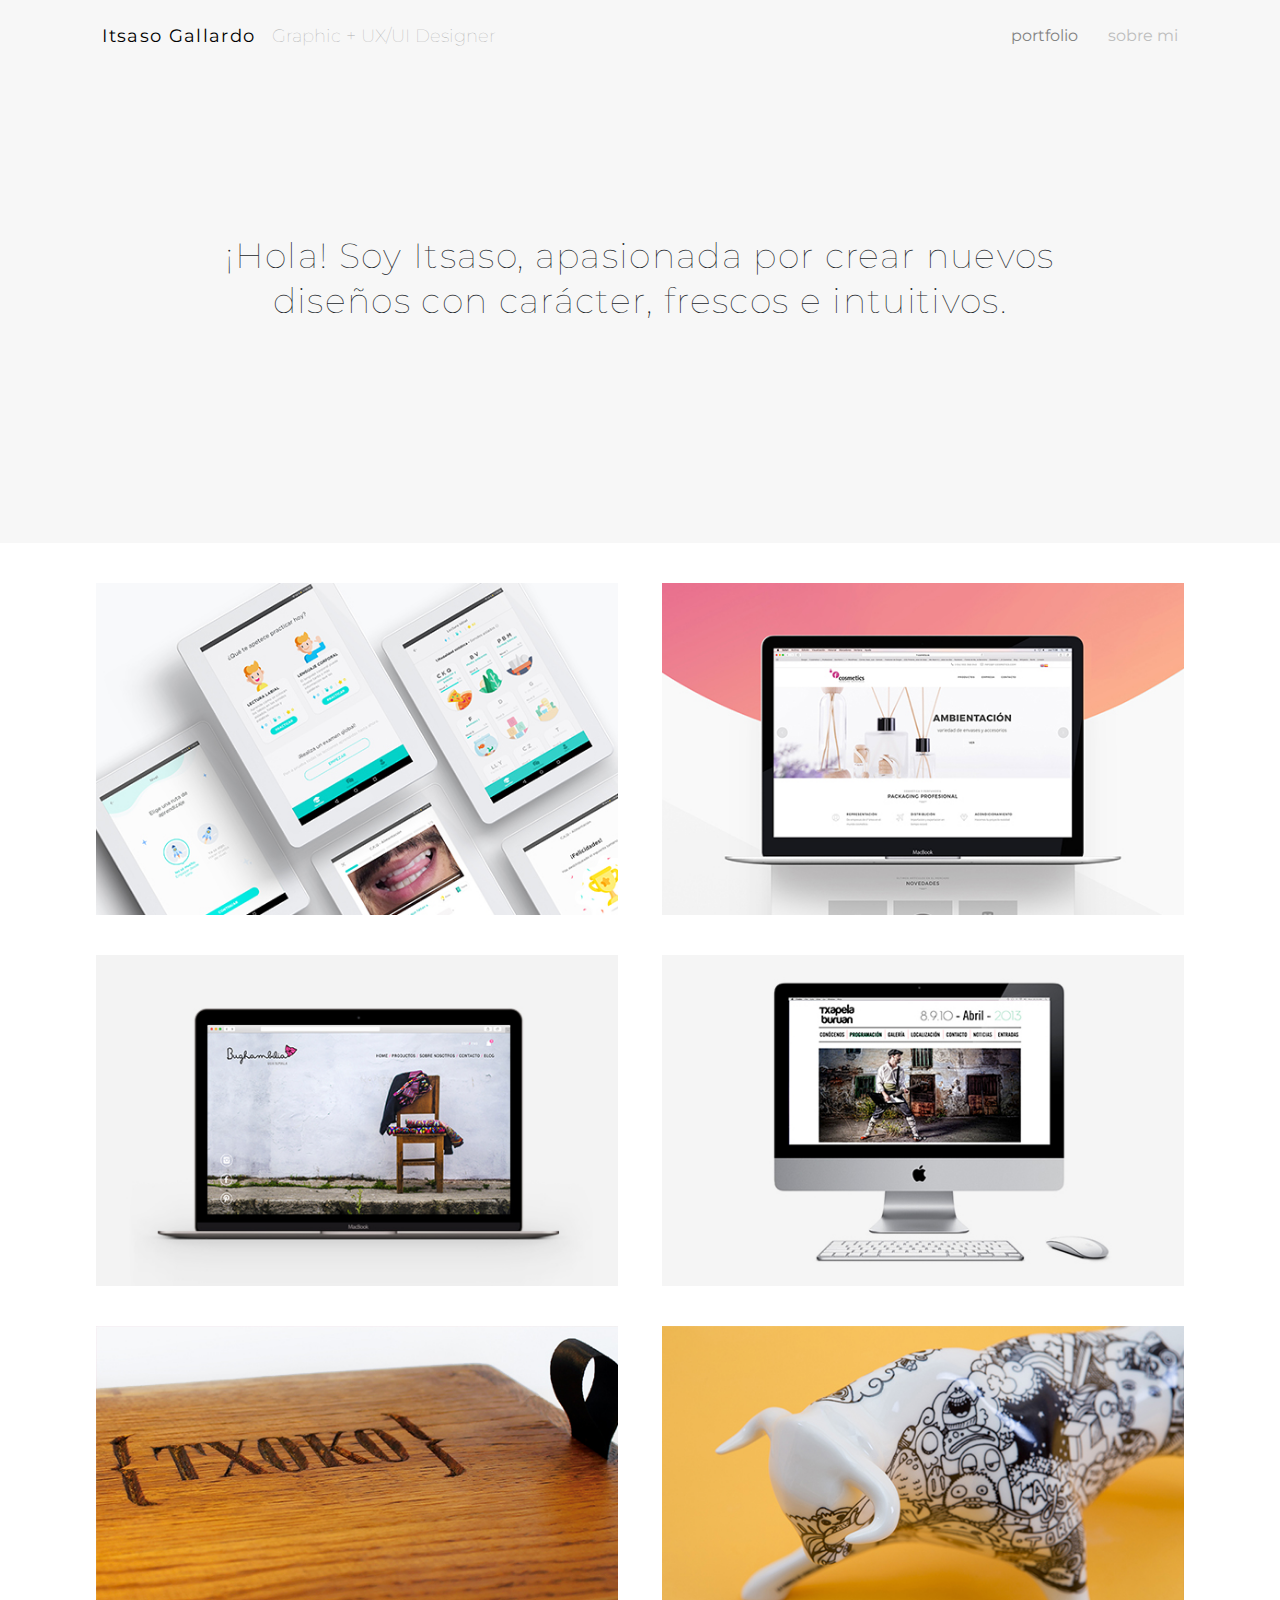
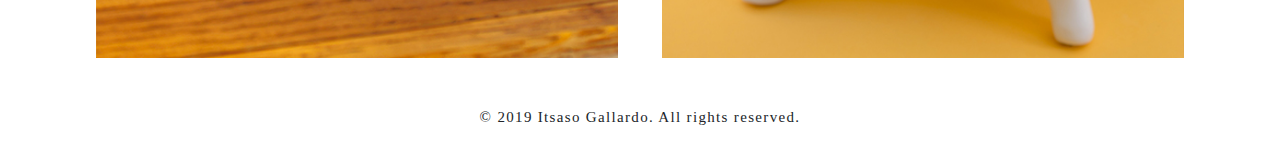
<file: index.html>
<!DOCTYPE html>
<html lang="en">
<head>
	<meta charset="UTF-8">
	<meta name="viewport" content="width=device-width, initial-scale=1.0">
	<meta http-equiv="X-UA-Compatible" content="ie=edge">
	<title>Itsaso Gallardo</title>
	<link rel="stylesheet" href="css/reset.css" />
	<link rel="stylesheet" href="https://stackpath.bootstrapcdn.com/bootstrap/4.3.1/css/bootstrap.min.css" integrity="sha384-ggOyR0iXCbMQv3Xipma34MD+dH/1fQ784/j6cY/iJTQUOhcWr7x9JvoRxT2MZw1T" crossorigin="anonymous">
	<script src="https://stackpath.bootstrapcdn.com/bootstrap/4.3.1/js/bootstrap.min.js" integrity="sha384-JjSmVgyd0p3pXB1rRibZUAYoIIy6OrQ6VrjIEaFf/nJGzIxFDsf4x0xIM+B07jRM" crossorigin="anonymous"></script>
	<script src="https://code.jquery.com/jquery-3.3.1.slim.min.js" integrity="sha384-q8i/X+965DzO0rT7abK41JStQIAqVgRVzpbzo5smXKp4YfRvH+8abtTE1Pi6jizo" crossorigin="anonymous"></script>
	<script src="https://cdnjs.cloudflare.com/ajax/libs/popper.js/1.14.7/umd/popper.min.js" integrity="sha384-UO2eT0CpHqdSJQ6hJty5KVphtPhzWj9WO1clHTMGa3JDZwrnQq4sF86dIHNDz0W1" crossorigin="anonymous"></script>
	<link rel="stylesheet" href="css/style.css" />
</head>

<body>
	<header>
		<a id="logo" href="index.html">
			<div>
				<span id="nombre"> 
					Itsaso Gallardo
				</span>  
				<span id="job"> 
					Graphic + UX/UI Designer
				</span>
			</div>
		</a>
		<nav>
			<ul class="nav">
				<li class="navigation"> 
					<a id="active" href="index.html#toprow">portfolio</a>
				</li>
				<li class="navigation">
					<a href="file:///Users/itsasogallardo/Desktop/Mi_portfolio/sobre_mi.html">sobre mi</a>
				</li>
			</ul>
		</nav>
	</header>
	<section class="intro">  
		<div class="text-presentation">
			<p>
				¡Hola! Soy Itsaso, apasionada por crear nuevos diseños con carácter, frescos e intuitivos.
			</p>
		</div>
		<div id="toprow"></div>
	</section>

	<div class="row" id="row">
			<div class="column">
					<a class="content" href="file:///Users/itsasogallardo/Desktop/Mi_portfolio/clues.html">
						<div class="article-text">
								<p> CLUES</p>
								<p class="salto-de-texto"></p>
								<p class="article-text-sub"> UX/UI design</p>	
						</div>
						<div id="hover-color-clues"> </div>
						<img src="img/clues_portada.jpg" alt="Clues">
					</a>
					<a class="content" href="file:///Users/itsasogallardo/Desktop/Mi_portfolio/f-cosmetics.html">
					<div class="article-text">
							<p> F.COSMETICS</p>
							<p class="salto-de-texto"></p>	
							<p class="article-text-sub">web design</p>
					</div>
					<div id="hover-color-f-cosmetics"> </div>
					<img src="img/fcosmetics_web_portada.jpg" alt="Lights">
				</a>
			</div>
	</div>
	<div class="row">
			<div class="column">
					<a class="content" href="file:///Users/itsasogallardo/Desktop/Mi_portfolio/clues.html">
						<div class="article-text">
								<p> BUGHAMBILIA</p>
								<p class="salto-de-texto"></p>
								<p class="article-text-sub"> UX/UI design</p>	
						</div>
						<div id="hover-color-bughambilia"> </div>
						<img src="img/bughambilia_web_portada.jpg" alt="Bughambilia">
					</a>
					<a class="content" href="file:///Users/itsasogallardo/Desktop/Mi_portfolio/f-cosmetics.html">
					<div class="article-text">
							<p> TXAPELA BURUAN</p>
							<p class="salto-de-texto"></p>	
							<p class="article-text-sub">web design</p>
					</div>
					<div id="hover-color-txapelaburuan"> </div>
					<img src="img/txapelaburuan_portada.jpg" alt="Txapela buruan">
				</a>
			</div>
	</div>		
	<div class="row">
			<div class="column">
					<a class="content" href="file:///Users/itsasogallardo/Desktop/Mi_portfolio/clues.html">
						<div class="article-text">
								<p> TXOKO</p>
								<p class="salto-de-texto"></p>
								<p class="article-text-sub">diseño gráfico · fotografía</p>	
						</div>
						<div id="hover-color-txoko"> </div>
						<img src="img/txoko2_portada.jpg" alt="TXOKO">
					</a>
					<a class="content" href="file:///Users/itsasogallardo/Desktop/Mi_portfolio/f-cosmetics.html">
					<div class="article-text">
							<p> HOLLYBULL</p>
							<p class="salto-de-texto"></p>	
							<p class="article-text-sub">ilustración</p>
					</div>
					<div id="hover-color-hollybull"> </div>
					<img src="img/hollybull_portada.jpg" alt="hollybull">
				</a>
			</div>
	</div>		
	<br>
	<br>
	<footer id="footer">
			© 2019 Itsaso Gallardo. All rights reserved.
	</footer>
	<br>
</body>

</html>
</file>
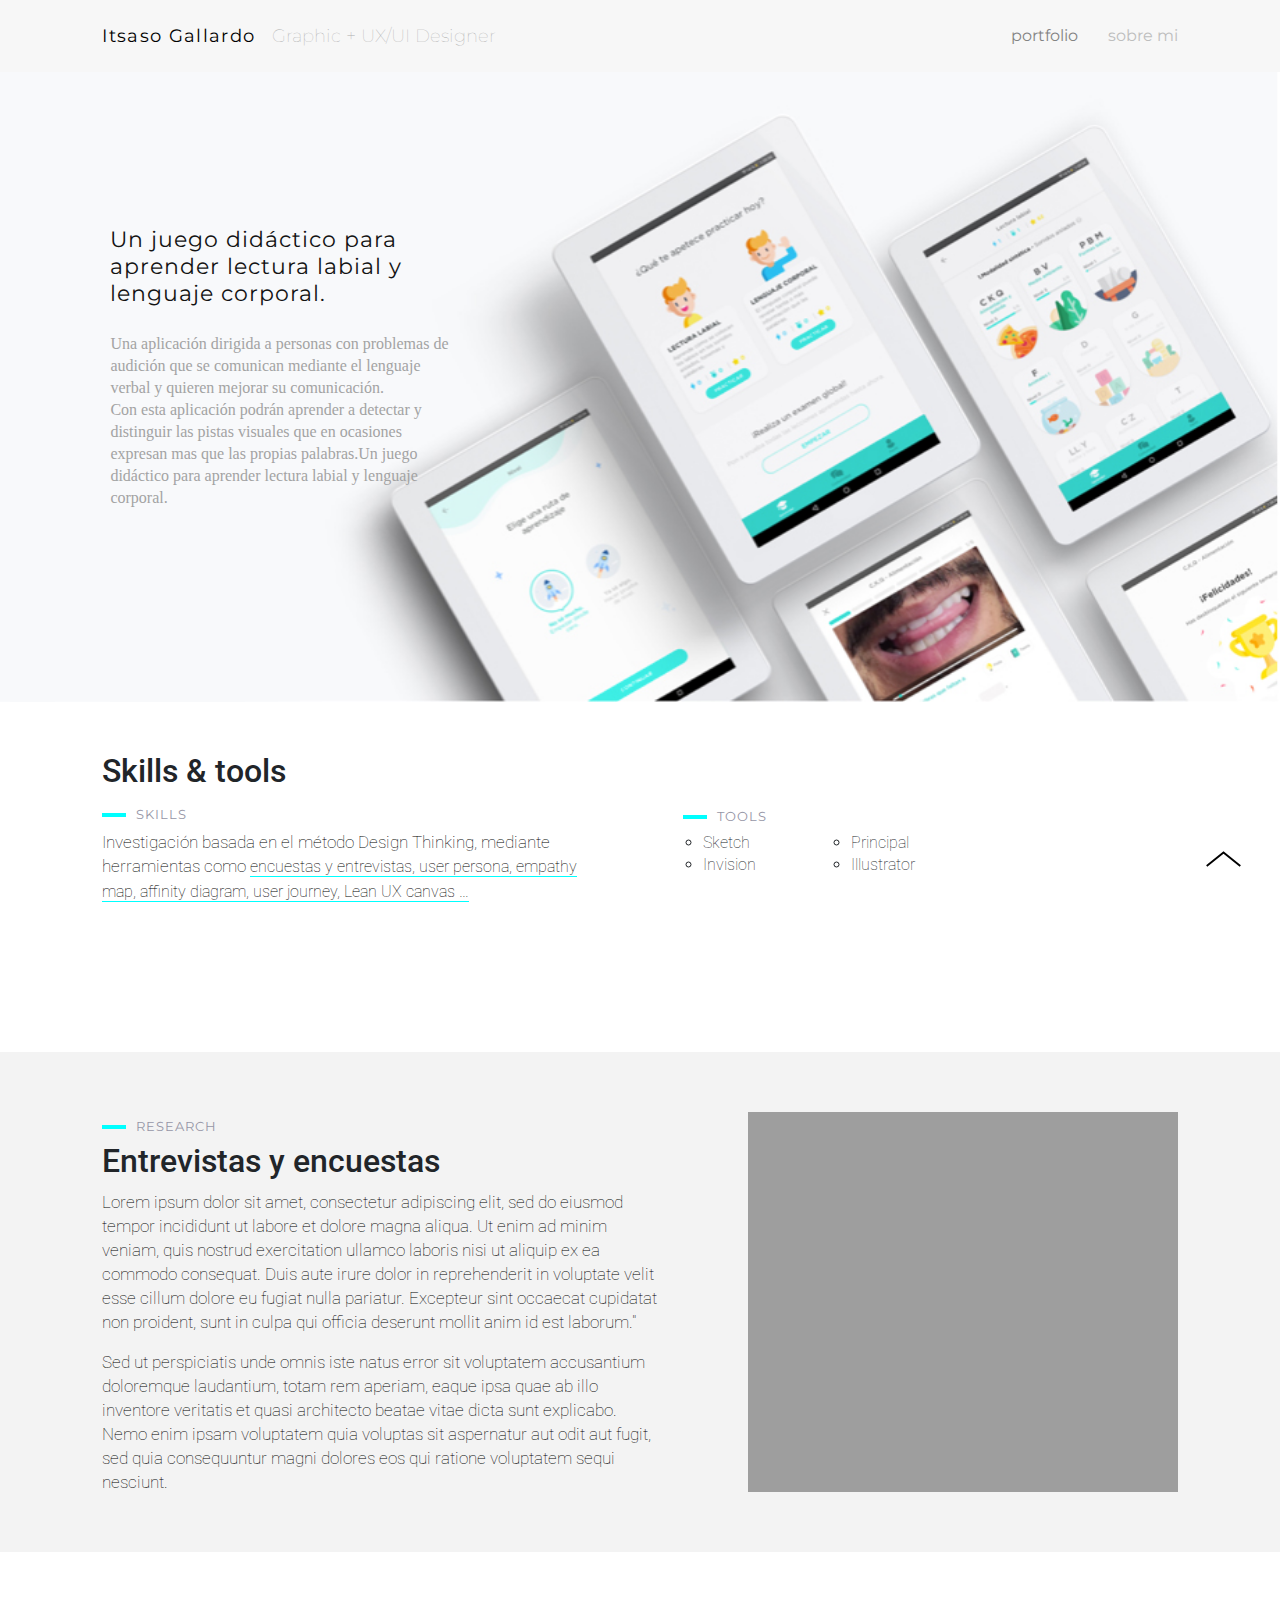
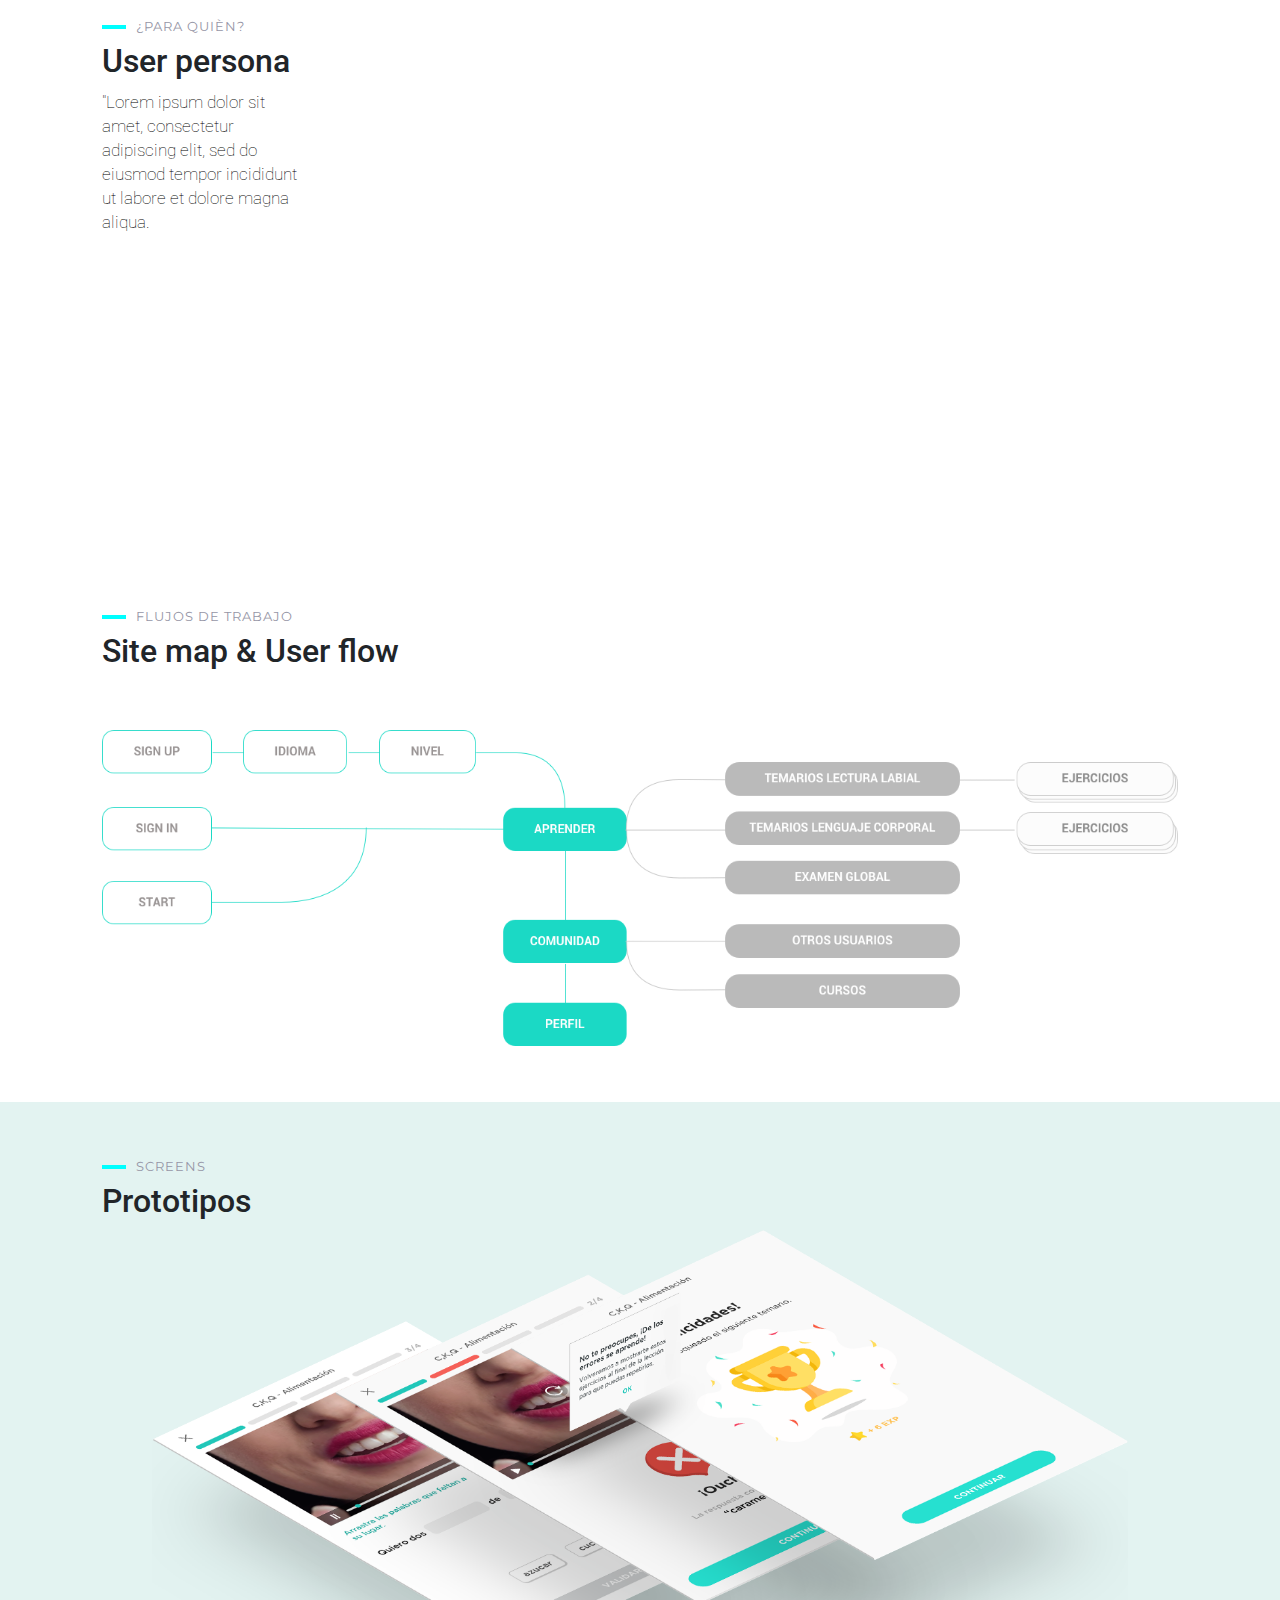
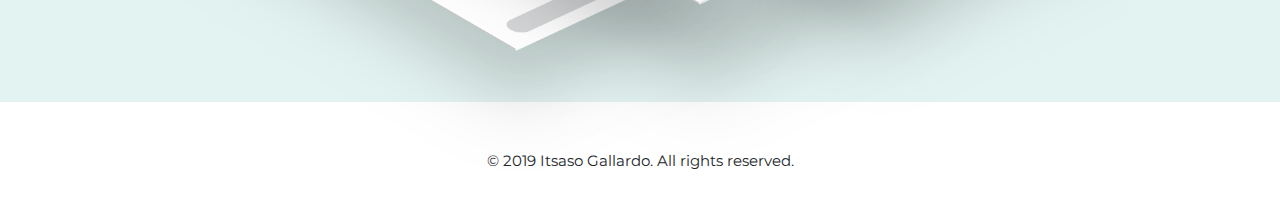
<file: clues.html>
<!DOCTYPE html>
<html lang="en">
<head>
	<meta charset="UTF-8">
	<meta name="viewport" content="width=device-width, initial-scale=1.0">
	<meta http-equiv="X-UA-Compatible" content="ie=edge">
	<title>Itsaso Gallardo</title>
	<link rel="stylesheet" href="css/reset.css" />
	<link rel="stylesheet" href="https://stackpath.bootstrapcdn.com/bootstrap/4.3.1/css/bootstrap.min.css" integrity="sha384-ggOyR0iXCbMQv3Xipma34MD+dH/1fQ784/j6cY/iJTQUOhcWr7x9JvoRxT2MZw1T" crossorigin="anonymous">
	<!-- <script src="https://stackpath.bootstrapcdn.com/bootstrap/4.3.1/js/bootstrap.min.js" integrity="sha384-JjSmVgyd0p3pXB1rRibZUAYoIIy6OrQ6VrjIEaFf/nJGzIxFDsf4x0xIM+B07jRM" crossorigin="anonymous"></script> -->
	<!-- <script src="https://code.jquery.com/jquery-3.3.1.slim.min.js" integrity="sha384-q8i/X+965DzO0rT7abK41JStQIAqVgRVzpbzo5smXKp4YfRvH+8abtTE1Pi6jizo" crossorigin="anonymous"></script>
	<script src="https://cdnjs.cloudflare.com/ajax/libs/popper.js/1.14.7/umd/popper.min.js" integrity="sha384-UO2eT0CpHqdSJQ6hJty5KVphtPhzWj9WO1clHTMGa3JDZwrnQq4sF86dIHNDz0W1" crossorigin="anonymous"></script> -->
	<link rel="stylesheet" href="css/clues_style.css" />
</head>
<body>
		<header id="navbar">
			<a id="logo" href="index.html">
				<div>
					<span id="nombre"> 
						 Itsaso Gallardo
					</span>  
					<span id="job"> 
						 Graphic + UX/UI Designer
					</span>
				</div>
				<nav>
					<ul class="nav">
						<li class="navigation"> 
							<a id = "active" href="file:///Users/itsasogallardo/Desktop/Mi_portfolio/index.html">portfolio</a>
						</li>
						<li class="navigation">
							<a href="file:///Users/itsasogallardo/Desktop/Mi_portfolio/sobre_mi.html">sobre mi</a>							</li>
					</ul>
				</nav>
		</header>
		<span id="intro" class="introLink"></span>
			<section class="intro">  
					<div class="presentation">
						<p id="presentation_tittle">
							Un juego didáctico para aprender lectura labial y lenguaje corporal. 
						</p>
	
						<p id="presentation_text">
								Una aplicación dirigida a personas con problemas de audición que se comunican mediante el lenguaje verbal y quieren mejorar su comunicación. 
								<br>
								Con esta aplicación podrán aprender a detectar y distinguir las pistas visuales que en ocasiones expresan mas que las propias palabras.Un juego didáctico para aprender lectura labial y lenguaje corporal. 
						</p>
					</div>
				</section>
			
			
				<section class="skills_tools">
					<div class="skills_container">
						
						<h2 class="tittle_text">
						Skills & tools
						</h2>
						
						<div class="subtittle_container">
							<span class="rectangle"></span>
							<span class="subtittle_text">SKILLS</span>
						</div> 
						
						<p class="section_text">Investigación basada en el método Design Thinking, mediante herramientas como <span class="subrayado_azul"> <a class="a_verde" href="#research"> encuestas y entrevistas</a>, <span class="subrayado_azul"> <a class="a_verde" href="#user_persona"> user persona</a></span>, <span class="subrayado_azul"> <a class="a_verde" href="#research"> empathy map</a></span>, <span class="subrayado_azul"> <a class="a_verde" href="#research"> affinity diagram</a></span>, <span class="subrayado_azul"> <a class="a_verde" href="#research"> user journey</a></span>, <span class="subrayado_azul"> <a class="a_verde" href="#research"> Lean UX canvas</a> </span> …</p>
					</div>
					
					<div class="tools_container">
						<div class="subtittle_container">
							<span class="rectangle"></span>
							<span class="subtittle_text">TOOLS</span>
						</div> 
						<div class="tools_container_list">	
							<ul class="tools_list">
								<li>Sketch</li>
								<li>Invision</li>
							</ul>
							<ul class="tools_list">
								<li>Principal</li>
								<li>Illustrator</li>
							</ul>
						</div>
					</div>
				</section>
	
				<section class="research" id="research">
						<div class="research_container">
							<div class="subtittle_container">
								<span class="rectangle"></span>
								<span class="subtittle_text">RESEARCH</span>
							</div> 
							<h2 class="tittle_text">
									Entrevistas y encuestas
							</h2>
							<p class="section_text">Lorem ipsum dolor sit amet, consectetur adipiscing elit, sed do eiusmod tempor incididunt ut labore et dolore magna aliqua. Ut enim ad minim veniam, quis nostrud exercitation ullamco laboris nisi ut aliquip ex ea commodo consequat. Duis aute irure dolor in reprehenderit in voluptate velit esse cillum dolore eu fugiat nulla pariatur. Excepteur sint occaecat cupidatat non proident, sunt in culpa qui officia deserunt mollit anim id est laborum." </p>
						
						<p class="section_text">Sed ut perspiciatis unde omnis iste natus error sit voluptatem accusantium doloremque laudantium, totam rem aperiam, eaque ipsa quae ab illo inventore veritatis et quasi architecto beatae vitae dicta sunt explicabo. Nemo enim ipsam voluptatem quia voluptas sit aspernatur aut odit aut fugit, sed quia consequuntur magni dolores eos qui ratione voluptatem sequi nesciunt.  </P>
						</div>
						<div id="img_research"></div>
				</section>
				
				<section class="user_persona" id="user_persona">
					<div class="persona_container">
						<div class="subtittle_container">
							<span class="rectangle"></span>
							<span class="subtittle_text">¿PARA QUIÈN?</span>
						</div> 
						<h2 class="tittle_text">
								User persona
						</h2>
						<p class="section_text">"Lorem ipsum dolor sit amet, consectetur adipiscing elit, sed do eiusmod tempor incididunt ut labore et dolore magna aliqua. </p>
					</div>
					<div id="img_persona">
							<!-- <img id="persona_img" src="img/user_persona.png" alt="user persona"> -->
					</div>
				</section>
			
				<section class="flujos_trabajo" id="flujos_trabajo">
								<div class="subtittle_container">
									<span class="rectangle"></span>
									<span class="subtittle_text">FLUJOS DE TRABAJO</span>
								</div> 
								<h2 class="tittle_text">
										Site map & User flow
								</h2>
		
						<img class="flujos_img" src="img/site_map.png" alt="mind map">
				</section>

				<section class="screens" id="screens">
						<div class="subtittle_container">
							<span class="rectangle"></span>
							<span class="subtittle_text">SCREENS</span>
						</div> 
						<h2 class="tittle_text">
								Prototipos
						</h2>
				<div>
				<img id="screens_img" src="img/layer_practica.png" alt="mind map">
				</div>
			</section>
				
			<a href="#intro">
				<div class="back-to-top" style="display: block; opacity: 1;">
				<svg version="1.1" id="Ebene_1" xmlns="http://www.w3.org/2000/svg" xmlns:xlink="http://www.w3.org/1999/xlink" x="0px" y="0px" width="53px" height="20px" viewBox="0 0 53 20" enable-background="new 0 0 53 20" xml:space="preserve">
					<g id="Ebene_3"></g>
					<g>
					<polygon points="43.886,16.221 42.697,17.687 26.5,4.731 10.303,17.688 9.114,16.221 26.5,2.312 	"></polygon>
					</g>
				</svg>
				</div>
			</a>
	<br>
	<br> 
	<footer id="footer">
			© 2019 Itsaso Gallardo. All rights reserved.
	</footer>
	<br>
	<script src="hiddennavbar.js"></script>
</body>
</html>
</file>
<file: css/style.css>
@import url('https://fonts.googleapis.com/css?family=Montserrat:100,300,400|Roboto:300');

*{
	margin: 0px;
	padding: 0px;
}
html{
	scroll-behavior: smooth;
}
body{
	font-family: roboto;
}

header {
	height: 72px;
	width: 100%;
	padding: 0 8%;
	background-color: #f7f7f7;
	display: flex;
	justify-content:space-between;
	align-items: center;
	position: fixed;
	top: 0;
	z-index: 21;
}
a{
	color:rgb(190, 190, 190);	
}
a:hover {
	text-decoration: none; 
	font-family: "Montserrat";
	font-weight: normal;
	/* font-size: 20px; */
	letter-spacing: normal;
	color:rgb(153, 153, 153);
	}

	#logo div span {
		text-decoration: none;
	}

#nombre {
	font-family: "Montserrat";
	font-size: 18px;
	letter-spacing: 1pt;
	font-weight: normal;
	color: black;
	line-height: 20px;
}
#job {
	font-family: "Montserrat";
	font-size: 18px;
	letter-spacing: 0,8pt;
	font-weight: lighter;
	color: rgb(173, 173, 173);
	margin-left: 10px;
}

.nav{
	display: flex;
	list-style: none;
	justify-content: space-between;
	font-family: "Montserrat";
}
.navigation a{
	font-family: "Montserrat";
	font-weight: normal;
	font-size: 16px;
	letter-spacing: normal;
	margin-left: 30px;
}
.navigation a:hover {
	text-decoration: underline;
}

#active{
	color: rgb(131, 131, 131);
	
}
	


.intro {
	padding-left: 8%;
	padding-right:8%;
	padding-top:10%;
	padding-bottom:9%;
	background: #f7f7f7;
	position: relative;
}

.text-presentation {
	height: 300px;
	width: 100%;
	font-family: "Montserrat";
	font-weight: 100;
	font-size: 35px;
	text-align: center;
	letter-spacing: 1pt;
	line-height: 45px;
	padding-top: 105px;
	padding-left: 70px;
	padding-right: 70px;
}

#tittle {
	color:royalblue;
	font-size: 30px;
}

.main {
	max-width: 1000px;
	margin: auto;
  }
  
#toprow{
	/* width: 100%;
	height: 1px; */
	background-color: red;
	position: absolute;
	bottom: 71px;
}
.row {
	width: 100%;
	height: 100%;
	margin: 0px 0px;
	padding-top: 40px;
	justify-content:center;
  }
  
  /* Add padding BETWEEN each column (if you want) */

.column {
	width: 85%;
	/* height: 360px; */
	display: flex;
	justify-content: space-between;	
	/* flex-wrap: wrap; */
	/* align-content:flex-start; */
	align-items:center;	
	padding: 0px;
  }
 
.row:after {
	content: "";
	display: table;
	clear: both;
  }
  
  /* Content */
.content {
	display: flex;
	width: 48%;
	/* height: 100%; */
	position:relative;
	align-items:center;
  }
	
	.content:hover .article-text{
		width: 100%;
		height: 100%;
		display: flex;
		align-items: center;
		justify-content: center;
		position: absolute;
		text-align: center;
		z-index: 20;	
		flex-direction: column;
		font-family: "MONTSERRAT";
		color:rgb(255, 255, 255);
		font-size: 28px;
		letter-spacing: 4px;
	}

	.content:hover .article-text-sub {
		display: flex;
		z-index: 20;	
		flex-direction: column;
		align-items: center;
		justify-content: center;
		position: absolute;
		font-family: "MONTSERRAT";
		font-weight: lighter;
		color:rgb(255, 255, 255); 
		font-size: 20px;
		text-align: center;
		margin-top: 26px;
	
	}

	.content:hover > #hover-color-clues{
		display: block;
		width: 100%;
		height: 100%;
		position: absolute;
		background-color:rgb(16, 214, 188);
		opacity: 0.8;
		cursor: grab;
	}

	#hover-color-clues{
	display:none;
	}

	.content:hover > #hover-color-f-cosmetics{
		display: block;
		width: 100%;
		height: 100%;
		position: absolute;
		background-color:rgb(248, 128, 144);
		opacity: 0.7;
		cursor: grab;
	}
	#hover-color-f-cosmetics{
		display:none;
		}
	
	.content:hover > #hover-color-bughambilia{
			display: block;
			width: 100%;
			height: 100%;
			position: absolute;
			background-color:rgb(240, 118, 169);
			opacity: 0.7;
			cursor: grab;
		}
	#hover-color-bughambilia{
			display:none;
			}
	
	.content:hover > #hover-color-txapelaburuan{
				display: block;
				width: 100%;
				height: 100%;
				position: absolute;
				background-color:rgb(88, 125, 245);
				opacity: 0.7;
				cursor: grab;
			}
	#hover-color-txapelaburuan{
				display:none;
				}

	.content:hover > #hover-color-txoko{
		display: block;
		width: 100%;
		height: 100%;
		position: absolute;
		background-color:rgb(226, 156, 110);
		opacity: 0.7;
		cursor: grab;
				}
	#hover-color-txoko{
					display:none;
					}

.content:hover > #hover-color-hollybull{
						display: block;
						width: 100%;
						height: 100%;
						position: absolute;
						background-color:rgb(233, 194, 66);
						opacity: 0.7;
						cursor: grab;
								}
	#hover-color-hollybull{
		display:none;
									}

	.article-text{
		display:none;
		}

	.content img {
		width:100%;
	}

	.salto-de-texto{
		/* margin-top: 50px; */
	}
	#card-article-container{
		background-color:rgb(225, 188, 65);
		display: flex;
		flex-direction: row;
		justify-content: space-evenly;
		
	}
	.card-article { 
		width: 567px;
		height: 360px;
		border-radius: 3px;
		transition: all 0.17s;
		background-color: blue;
		margin-left: 20px;
		margin-right: 20px;
	}
	
	.card-article:hover { 
		transition: all 0.17s;
		background-color: rgb(0, 190, 117);
		cursor: grab;
	}

  /* Responsive layout - makes a two column-layout instead of four columns */
  @media screen and (max-width: 900px) {
	.column {
	  width: 50%;
	}
  }
  
  /* Responsive layout - makes the two columns stack on top of each other instead of next to each other */
  @media screen and (max-width: 600px) {
	.column {
	  width: 100%;
	}
  }

	
#footer { 
	font-family: Helvetica Neue;
	font-weight: 70;
	font-size: 15px;
	text-align: center;
	letter-spacing: 1pt;
}
</file>
<file: css/clues_style.css>
@import url('https://fonts.googleapis.com/css?family=Montserrat:100,300,400|Roboto:300');

*{
	margin: 0px;
	padding: 0px;
}
html{
	scroll-behavior: smooth;
}
body{
	font-family: roboto;
}


header {
	height: 72px;
	width: 100%;
	padding: 0 8%;
	background-color: #f7f7f7;
	display: flex;
	justify-content:space-between;
	align-items: center;
	position: fixed;
	top: 0;
	z-index: 21;
}
header a{
	color:rgb(190, 190, 190);
}
/* header a:hover {
	text-decoration: none; 
	font-family: "Montserrat";
	font-weight: normal;
	letter-spacing: normal;
	color:rgb(153, 153, 153);
	text-decoration: underline;
	} */



.hide {
	transform: translateY(-75px);
	transition: all 1s;
}
.a_verde{
	color:black
}

.a_verde:hover{
	color:rgb(0, 255, 255);
	text-decoration: none;

}
.subrayado_azul{
	border-bottom: 1px solid rgb(0, 255, 255);
	text-decoration:none;
	font-size:16px;
}  

#nombre {
	font-family: "Montserrat";
	font-size: 18px;
	letter-spacing: 1pt;
	font-weight: normal;
	color: black;
	line-height: 20px;
}
#job {
	font-family: "Montserrat";
	font-size: 18px;
	letter-spacing: 0,8pt;
	font-weight: lighter;
	color: rgb(173, 173, 173);
	margin-left: 10px;
}

a:hover {
	text-decoration: none;
}

.nav{
	display: flex;
	list-style: none;
	justify-content: space-between;
	font-family: "Montserrat";
}
.navigation a{
	font-family: "Montserrat";
	font-weight: normal;
	font-size: 16px;
	letter-spacing: normal;
	margin-left: 30px;
	color:rgb(190, 190, 190);
}

.navigation a:hover {
	text-decoration: underline;
}

#active{
	color: rgb(131, 131, 131);
}	

.introLink {
	display: block;
	height: 1px;
}

.intro {
	width: 100%;
    height: 630px;
    background-image: url(../img/portada_clues.jpg);
		background-repeat: no-repeat;
		background-size: cover;
    background-position: right;
    position: relative;
    /* background-color: blueviolet; */
    margin-top: 71px;
    align-items: center;
}

.presentation {
	height: 350px;
	max-width: 360px;
	font-family: "Montserrat";
	font-weight: normal;
	font-size: 16px;
	text-align: left;
	letter-spacing: 1pt;
	line-height: 22px;
	/* background-color: red; */
	position: absolute;
	top: 150px;
	left: 8%;
	padding: 4px 8px;
}

#presentation_tittle {
	color:rgb(19, 19, 19);
	font-family: "montserrat";
	font-size: 22px;
	font-weight: normal;
	line-height: 27px;
	letter-spacing: 1px;
	/* background-color: blue; */
	padding-bottom: 10px;
}

#presentation_text {
	color:rgb(163, 163, 163);
	font-family: "open sans";
	font-size: 16px;
	font-weight: regular;
	line-height: 22px;
	letter-spacing: 0px;
	/* background-color:red; */
}

.row {
	width: 100%;
	height: 100%;
	margin: 0px 0px;
	padding-top:40px;
	justify-content:center;
  }
  

.column {
	width: 85%;
	/* height: 360px; */
	display: flex;
	justify-content: space-between;	
	/* flex-wrap: wrap; */
	/* align-content:flex-start; */
	align-items:center;	
	padding: 0px;
  }
 
.row:after {
	content: "";
	display: table;
	clear: both;
  }
  
  /* Content */



.content {
	display: flex;
	width: 48%;
	/* height: 100%; */
	position:relative;
	align-items:center;
  }

.skills_tools {
	display: flex;
	width:100%;
	height: 300px;
	margin-top: 50px;
	padding-left: 8%;
	padding-right: 8%;
	/* background-color:royalblue;  */
}
.skills_container{
	width: 50%;
	/* background-color:pink;  */
	margin-right: 4%;
}


.tittle_text{
	height: 40px;
	font-family: "roboto";
	font-weight: light;
	font-size: 32px;
	/* background-color: aqua; */
}

.subtittle_container{
	display: flex;
	align-items: center;
	/* background-color: blanchedalmond; */
}
.rectangle{
	width: 24px;
	height: 4px;
	background-color: rgb(0, 255, 255);
}

.subtittle_text {
	display: flex;
	align-items: center;
	/* background-color: aqua; */
	height: 30px;
	margin-left: 10px;
	font-family: "Montserrat";
	font-weight: medium;
	font-size: 10pt;
	letter-spacing: 1px;
	color: #9696A6;
}
.section_text{
	color: rgb(0, 0, 0);
	font-size: 17px;
	font-family: "roboto";
	line-height: 24px;
	font-weight: lighter; 
	letter-spacing: 0px;
}

.tools_container {
	width: 50%;
	/* background-color:blueviolet; */
	margin-left: 4%;
	padding-top: 50px;
}

.tools_container_list{
	display: flex;
	/* background-color: aquamarine; */
	margin-left:20px;
}
.tools_list {
	font-family: "roboto";
	font-weight: lighter;
	line-height: 22px;
	font-size: 16px; 
	margin-right: 20%;
	/* background-color: red; */
	list-style-type: circle;
}


.research {
	width: 100%;
	height: 500px;
	background-color: rgb(243, 243, 243);
	display: flex;
	/* justify-content: flex-start; */
	/* align-items: center; */
	padding-left: 8%;
	padding-right: 8%;
	padding-top:60px;
	padding-bottom: 60px;
}
.research_container{
	width: 65%;
	/* background-color:pink;  */
	margin-right: 8%;
}
#img_research{
	width: 50%;
	/* background-image: url(http://placekitten.com/g/200/300); */
	background-repeat: no-repeat;
	background-size: cover;
    background-position: left;
    /* position: relative; */
	background-color:rgb(158, 158, 158); 
	/* margin-right: 4%; */
}
.user_persona {
	width: 100%;
	height: 600px;
	/* background-color: rgb(243, 243, 243); */
	display: flex;
	/* justify-content: flex-start; */
	/* align-items: center; */
	padding-left: 8%;
	padding-right: 8%;
	padding-top:60px;
}
.persona_container{
	width: 20%;
	/* background-color:pink;  */
	margin-right: 4%;
}
#img_persona{
	width: 80%;
	background-image: url(http://placekitten.com/g/200/300);
	background-repeat: no-repeat;
	background-size: cover;
    background-position: left;
    /* position: relative; */
	/* background-color:rgb(76, 88, 247);  */
	/* margin-right: 4%; */
}
.flujos_trabajo {
	width: 100%;
	height: 550px;
	/* background-color: rgb(175, 55, 55); */
	display: flex;
	flex-direction: column;
	justify-content: flex-start;
	/* align-items: center; */
	padding-left: 8%;
	padding-right: 8%;
	padding-top: 50px;
}
.flujos_img {
	width: 100%;
	/* background-color: rgb(241, 127, 127); */
	margin-top: 50px;
}

.screens {
	width: 100%;
	height: 600px;
	background-color: rgb(227, 243, 241);
	display: flex;
	flex-direction: column;
	justify-content: flex-center;
	/* align-items: center; */
	padding-left: 8%;
	padding-right: 8%;
	padding-top: 50px;
	/* position: absolute; */
}
#screens_img {
	width: 100%;
	padding: 0 50px;
	/* background-color: rgb(241, 127, 127); */
	/* margin-top: 5px; */
}

.back-to-top {
    position: fixed;
    right: 30px;
    bottom: 30px;
    z-index: 118;
    display: none;
}
.back-to-top a {
    display: block;
    padding: 10px;
    cursor: pointer;
}
.back-to-top svg {
    transition: all .2s linear;
    -moz-transition: all .2s linear;
    -webkit-transition: all .2s linear;
    -o-transition: all .2s linear;
}

#footer { 
	font-family: "Montserrat";
	font-weight: normal;
	font-size: 15px;
	text-align: center;
	letter-spacing: 0pt;
}


@media (max-width: 1000px) {
  .presentation {
    background: rgba(255,255,255,0.9);
  }
}
</file>
